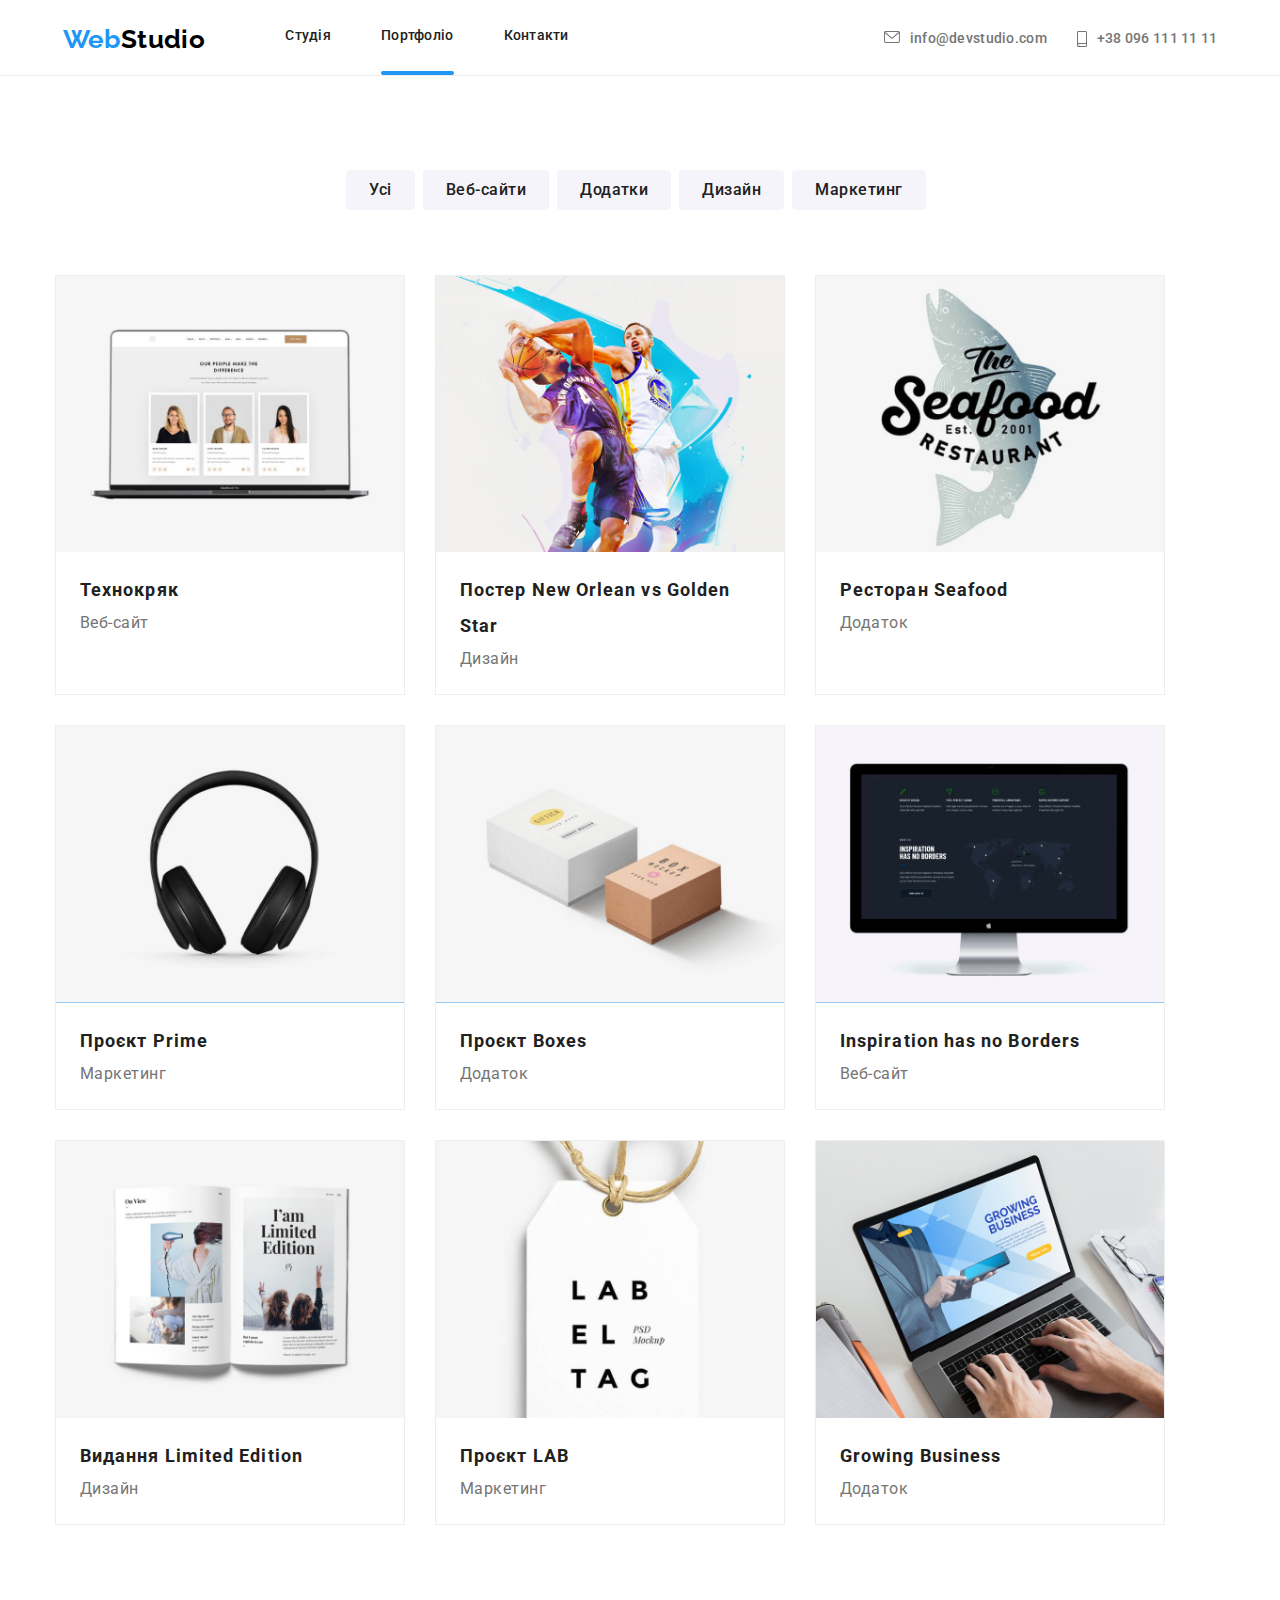
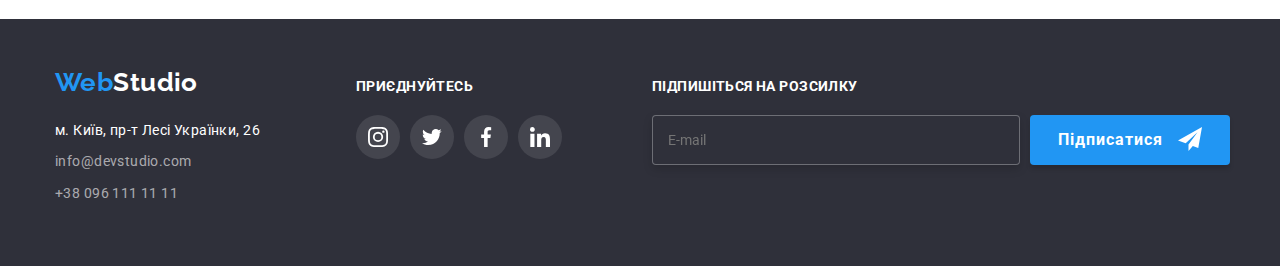
<file: portfolio.html>
<!DOCTYPE html>
<html lang="en">

<head>
    <meta charset="UTF-8">
    <meta http-equiv="X-UA-Compatible" content="IE=edge">
    <meta name="viewport" content="width=>, initial-scale=1.0">
    <title>Portfolio</title>
    <link rel="preconnect" href="https://fonts.googleapis.com">
    <link rel="preconnect" href="https://fonts.gstatic.com" crossorigin>
    <link
        href="https://fonts.googleapis.com/css2?family=Raleway:wght@700&family=Roboto:wght@400;500;700;900&display=swap"
        rel="stylesheet">
    <link rel="stylesheet"
        href="https://cdnjs.cloudflare.com/ajax/libs/modern-normalize/1.0.0/modern-normalize.min.css">
    <link rel="stylesheet" href="./css/main.min.css">
</head>

<body>
    <header class="header">
        <div class="container">
            <nav class="header__navigation">
                <a class="header__logo" href=""><span class="accent">Web</span>Studio</a>
                <ul class="header__menu list">
                    <li><a class="header__nav" href="./index.html">Студія</a></li>
                    <li><a class="header__nav active" href="./portfolio.html">Портфоліо</a></li>
                    <li><a class="header__nav" href="./studio.html">Контакти</a></li>
                </ul>
                <ul class="header__link list">
                    <li><a class="header__contact email" href="mailto:info@devstudio.com"><svg class="header__icon"
                                width="16" height="12">
                                <use href="./images/icons.svg#icon-mail"></use>
                            </svg>info@devstudio.com</a></li>
    
                    <li><a class="header__contact tel" href="tel:+380961111111"><svg class="header__icon" width="10"
                                height="16">
                                <use href="./images/icons.svg#icon-smartphone"></use>
                            </svg>+38 096 111 11 11</a></li>
                </ul>
            </nav>
           
                </div>
            </div>
        </div>
    </header>


    <main>
        <div class="hero__portfolio">
            <section class="container">
                <ul class="list button">
                    <li><button class="button__portfolio" type="button">Усі</button></li>
                    <li><button class="button__portfolio" type="button">Веб-сайти</button></li>
                    <li><button class="button__portfolio" type="button">Додатки</button></li>
                    <li><button class="button__portfolio" type="button">Дизайн</button></li>
                    <li><button class="button__portfolio" type="button">Маркетинг</button></li>
                </ul>
                <ul class="card list">
                    <li>
                        <div class="card__overlay">
                            <img src="./images/portfolio.jpg" alt="" >
                            <p class="card__transform"> Ресурс пропонує комплексні пропозиції з різним рівнем функціоналу
                                та сервісів. Все це дозволить відвідувачу отримати
                                вичерпні відомості про компанію чи приватну особу.</p>
                        </div>
                        <div class="card__hero">
                            <h2 class="card__title">Технокряк</h2>
                            <p class="card__text">Веб-сайт</p>
                        </div>
                    </li>
                    <li>
                        <div class="card__overlay">
                            <img src="./images/portfolio2.jpg" alt="" >
                            <p class="card__transform"> Ресурс пропонує комплексні пропозиції з різним рівнем функціоналу
                                та сервісів. Все це дозволить
                                відвідувачу отримати
                                вичерпні відомості про компанію чи приватну особу.</p>
                        </div>

                        <div class="card__hero">
                            <h2 class="card__title">Постер New Orlean vs Golden Star</h2>
                            <p class="card__text">Дизайн</p>
                        </div>
                    </li>
                    <li>
                        <div class="card__overlay">
                            <img src="./images/portfolio3.jpg" alt="" >
                            <p class="card__transform"> Ресурс пропонує комплексні пропозиції з різним рівнем функціоналу
                                та сервісів. Все це дозволить
                                відвідувачу отримати
                                вичерпні відомості про компанію чи приватну особу.</p>
                        </div>
                        <div class="card__hero">
                            <h2 class="card__title">Ресторан Seafood</h2>
                            <p class="card__text">Додаток</p>
                        </div>
                    </li>
                    <li>
                        <div class="card__overlay">
                            <img src="./images/portfolio4.jpg" alt="" >
                            <p class="card__transform"> Ресурс пропонує комплексні пропозиції з різним рівнем функціоналу
                                та сервісів. Все це дозволить
                                відвідувачу отримати
                                вичерпні відомості про компанію чи приватну особу.</p>
                        </div>
                        <div class="card__hero">
                            <h2 class="card__title">Проєкт Prime</h2>
                            <p class="card__text">Маркетинг</p>
                        </div>
                    </li>
                    <li>
                        <div class="card__overlay">
                            <img src="./images/portfolio5.jpg" alt="" >
                            <p class="card__transform"> Ресурс пропонує комплексні пропозиції з різним рівнем функціоналу
                                та сервісів. Все це дозволить
                                відвідувачу отримати
                                вичерпні відомості про компанію чи приватну особу.</p>
                        </div>
                        <div class="card__hero">
                            <h2 class="card__title">Проєкт Boxes</h2>
                            <p class="card__text">Додаток</p>
                        </div>
                    </li>
                    <li>
                        <div class="card__overlay">
                            <img src="./images/portfolio6.jpg" alt="" >
                            <p class="card__transform"> Ресурс пропонує комплексні пропозиції з різним рівнем функціоналу
                                та сервісів. Все це дозволить
                                відвідувачу отримати
                                вичерпні відомості про компанію чи приватну особу.</p>
                        </div>
                        <div class="card__hero">
                            <h2 class="card__title">Inspiration has no Borders</h2>
                            <p class="card__text">Веб-сайт</p>
                        </div>
                    </li>
                    <li>
                        <div class="card__overlay">
                            <img src="./images/portfolio7.jpg" alt="" >
                            <p class="card__transform"> Ресурс пропонує комплексні пропозиції з різним рівнем функціоналу
                                та сервісів. Все це дозволить
                                відвідувачу отримати
                                вичерпні відомості про компанію чи приватну особу.</p>
                        </div>
                        <div class="card__hero">
                            <h2 class="card__title">Видання Limited Edition</h2>
                            <p class="card__text">Дизайн</p>
                        </div>
                    </li>
                    <li>
                        <div class="card__overlay">
                            <img src="./images/portfolio8.jpg" alt="" >
                            <p class="card__transform"> Ресурс пропонує комплексні пропозиції з різним рівнем функціоналу
                                та сервісів. Все це дозволить
                                відвідувачу отримати
                                вичерпні відомості про компанію чи приватну особу.</p>
                        </div>
                        <div class="card__hero">
                            <h2 class="card__title">Проєкт LAB</h2>
                            <p class="card__text">Маркетинг</p>
                        </div>
                    </li>
                    <li>
                        <div class="card__overlay">
                            <img src="./images/portfolio9.jpg" alt="" >
                            <p class="card__transform"> Ресурс пропонує комплексні пропозиції з різним рівнем функціоналу
                                та сервісів. Все це дозволить
                                відвідувачу отримати
                                вичерпні відомості про компанію чи приватну особу.</p>
                        </div>
                        <div class="card__hero">
                            <h2 class="card__title">Growing Business</h2>
                            <p class="card__text">Додаток</p>
                        </div>
                    </li>
                </ul>
            </section>
        </div>
    </main>

    <footer class="footer">
        <div class="container">
            <div class="footer__logo">
                <a class="header__logo footer__title" href=""><span class="accent">Web</span><span
                        class="white">Studio</span></a>
                <address>
                    <ul class="address list">
                        <li><a class="address__nav" href="">м. Київ, пр-т Лесі Українки, 26</a> </li>
                        <li> <a class="address__link" href="mailto:info@devstudio.com">info@devstudio.com</a>
                        </li>
                        <li><a class="address__link" href="tel:+380961111111">+38 096 111 11 11</a></li>
                    </ul>
                </address>
            </div>

            <section class="join">
                <h3 class="join__title">ПРИЄДНУЙТЕСЬ</h3>
                <ul class="join__list list">
                    <li class="join__icon">
                        <a href="" class="join__svg">
                            <svg width="20" height="20">
                                <use href="./images/icons.svg#icon-instagram"> </use>
                            </svg>
                        </a>
                    </li>
                    <li class="join__icon">
                        <a href="" class="join__svg">
                            <svg width="20" height="20">
                                <use href="./images/icons.svg#icon-twiter"> </use>
                            </svg>
                        </a>
                    </li>
                    <li class="join__icon">
                        <a href="" class="join__svg">
                            <svg width="20" height="20">
                                <use href="./images/icons.svg#icon-facebook"> </use>
                            </svg>
                        </a>
                    </li>
                    <li class="join__icon">
                        <a href="" class="join__svg">
                            <svg width="20" height="20">
                                <use href="./images/icons.svg#icon-linkedin"></use>
                            </svg>
                        </a>
                    </li>
                </ul>
            </section>


    <form class="subscribe">
        <p class="subscribe__title">Підпишіться на розсилку</p>
        <div role="group" class="subscribe__input">
            <label for="mail"></label>
            <input type="email" name="mail" id="mail" placeholder="E-mail">
            <button type="submit">
                <span>Підписатися</span>
                <svg class="subscribe__icon" width="24" height="24">
                    <use href="./images/icons.svg#icon-send"> </use>
                </svg>
            </button>
        </div>
    
    </form>
    
    </div>
    </footer>

</body>

</html>
</file>
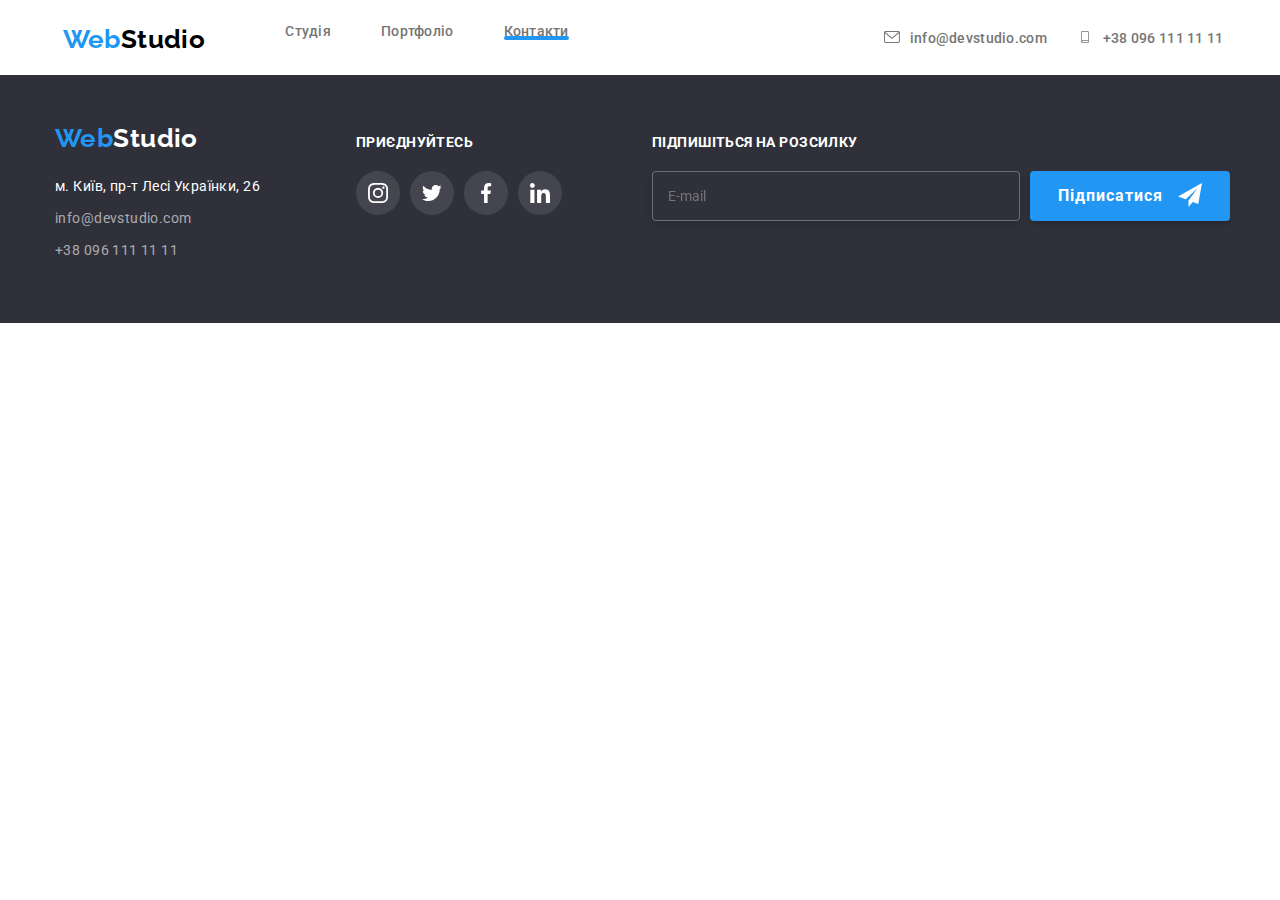
<file: studio.html>
<!DOCTYPE html>
<html lang="en">
<head>
    <meta charset="UTF-8">
    <meta http-equiv="X-UA-Compatible" content="IE=edge">
    <meta name="viewport" content="width=device-width, initial-scale=1.0">
    <title>Studio</title>
    <link rel="preconnect" href="https://fonts.googleapis.com">
    <link rel="preconnect" href="https://fonts.gstatic.com" crossorigin>
    <link href="https://fonts.googleapis.com/css2?family=Raleway:wght@700&family=Roboto:wght@400;500;700;900&display=swap"
        rel="stylesheet">
        <link rel="stylesheet" href="https://cdnjs.cloudflare.com/ajax/libs/modern-normalize/1.0.0/modern-normalize.min.css">
        <link rel="stylesheet" href="./css/main.min.css">
        </head>
        
        <body>
            <header class="header">
                <div class="container">
                    <nav class="header__navigation">
                        <a class="header__logo" href=""><span class="accent">Web</span>Studio</a>
                        <ul class="header__menu list">
                            <li><a class="header__contact" href="./index.html">Студія</a></li>
                            <li><a class="header__contact" href="./portfolio.html">Портфоліо</a></li>
                            <li><a class="header__contact active" href="./studio.html">Контакти</a></li>
                        </ul>
                        <ul class="header__link list">
                            <li><a class="header__contact email" href="mailto:info@devstudio.com"><svg class="header__icon"
                                        width="16" height="12">
                                        <use href="./images/icons.svg#icon-mail"></use>
                                    </svg>info@devstudio.com</a></li>
        
                            <li><a class="header__contact tel" href="tel:+380961111111"><svg class="header__icon" width="16"
                                        height="12">
                                        <use href="./images/icons.svg#icon-smartphone"></use>
                                    </svg>+38 096 111 11 11</a></li>
                        </ul>
                    </nav>
                </div>
            </header>

<footer class="footer">
    <div class="container">
        <div class="footer__logo">
            <a class="header__logo footer__title" href=""><span class="accent">Web</span><span
                    class="white">Studio</span></a>
            <address>
                <ul class="address list">
                    <li><a class="address__nav" href="">м. Київ, пр-т Лесі Українки, 26</a> </li>
                    <li> <a class="address__link" href="mailto:info@devstudio.com">info@devstudio.com</a>
                    </li>
                    <li><a class="address__link" href="tel:+380961111111">+38 096 111 11 11</a></li>
                </ul>
            </address>
        </div>

        <section class="join">
            <h3 class="join__title">ПРИЄДНУЙТЕСЬ</h3>
            <ul class="join__list list">
                <li class="join__icon">
                    <a href="" class="join__svg">
                        <svg width="20" height="20">
                            <use href="./images/icons.svg#icon-instagram"> </use>
                        </svg>
                    </a>
                </li>
                <li class="join__icon">
                    <a href="" class="join__svg">
                        <svg width="20" height="20">
                            <use href="./images/icons.svg#icon-twiter"> </use>
                        </svg>
                    </a>
                </li>
                <li class="join__icon">
                    <a href="" class="join__svg">
                        <svg width="20" height="20">
                            <use href="./images/icons.svg#icon-facebook"> </use>
                        </svg>
                    </a>
                </li>
                <li class="join__icon">
                    <a href="" class="join__svg">
                        <svg width="20" height="20">
                            <use href="./images/icons.svg#icon-linkedin"></use>
                        </svg>
                    </a>
                </li>
            </ul>
        </section>


        <form class="subscribe">
            <p class="subscribe__title">Підпишіться на розсилку</p>
            <div role="group" class="subscribe__input">
                <label for="mail"></label>
                <input type="email" name="mail" id="mail" placeholder="E-mail">
                <button type="submit">
                    <span>Підписатися</span>
                    <svg class="subscribe__icon" width="24" height="24">
                        <use href="./images/icons.svg#icon-send"> </use>
                    </svg>
                </button>
            </div>

        </form>

    </div>
</footer>

<script>
    const refs = {
        openModalBtn: document.querySelector('[data-modal-open]'),
        closeModalBtn: document.querySelector('[data-modal-close]'),
        modal: document.querySelector('[data-modal]'),
    };

    refs.openModalBtn.addEventListener('click', toggleModal);
    refs.closeModalBtn.addEventListener('click', toggleModal);

    function toggleModal() {
        refs.modal.classList.toggle('is-hidden');
    }
</script>

</body>

</html>
</file>
<file: css/main.min.css>
h1,h2,h3,p{margin:0px}ul,ol{margin:0px;padding:0px}html{box-sizing:border-box}*,*::before,*::after{box-sizing:inherit}body{background-color:var(--primery-white-color);color:var(--primery-text-color);font-family:"Roboto",sans-serif;letter-spacing:.03em;font-size:14px;line-height:1.71}img{display:block;max-width:100%;height:auto}h2{color:var(--title-text-color);font-weight:700;font-size:36px;line-height:1.16;text-align:center}.list{list-style:none;padding:0;margin:0}.link{text-decoration:none}.form__checkbox{position:absolute;width:1px;height:1px;margin:-1px;border:0;padding:0;clip:rect(0 0 0 0);overflow:hidden}:root{--primery-text-color: #757575;--title-text-color: #212121;--primery-white-color: #FFFFFF;--accent-color: #2196F3;--primery-color: #2F303A;--light-grey: #F5F4FA;--text-black: #000000}.form__check,.backdrop__modal--close,.join__svg,.join__list,.client__svg,.client__list,.link__hover,.header{display:flex;align-items:center}.container{width:100%;padding:0px 15px;margin:0px auto}@media screen and (min-width: 480px){.container{width:480px}}@media screen and (min-width: 768px){.container{width:768px}}@media screen and (min-width: 1200px){.container{width:1200px}}header{position:relative;padding-top:16px;padding-bottom:16px;margin-left:15px}@media screen and (min-width: 768px){header{padding-top:21px;padding-bottom:18px}}@media screen and (min-width: 1200px){header{padding-top:24px;padding-bottom:20px}}.header{justify-content:space-between}@media screen and (min-width: 1200px){.header{justify-content:center}}.header__navigation{display:flex}.header__menu{display:flex;margin-left:80px}@media screen and (max-width: 767px){.header__menu{display:none}}.header__menu li:not(:last-child){margin-right:50px}.header__link{display:inline-block;margin-left:96px}@media screen and (max-width: 767px){.header__link{display:none}}@media screen and (min-width: 1200px){.header__link{display:flex;align-items:center;margin-left:315px}}.header__nav{color:var(--title-text-color);font-weight:500;font-size:14px;line-height:1.14;letter-spacing:.02em;text-decoration:none;padding-top:28px;padding-bottom:38px;position:relative;transition:color 250ms cubic-bezier(0.4, 0, 0.2, 1),fill 250ms cubic-bezier(0.4, 0, 0.2, 1)}.header__nav:hover,.header__nav:focus{color:var(--accent-color);fill:var(--accent-color)}@media screen and (max-width: 767px){.header__nav{display:none}}@media screen and (min-width: 1200px){.header__nav{padding-top:32px;padding-bottom:32px}}.header__contact{display:flex;color:var(--primery-text-color);font-weight:500;font-size:12px;line-height:1.14;letter-spacing:.02em;text-decoration:none;position:relative;transition:color 250ms cubic-bezier(0.4, 0, 0.2, 1),fill 250ms cubic-bezier(0.4, 0, 0.2, 1)}.header__contact:hover,.header__contact:focus{color:var(--accent-color);fill:var(--accent-color)}@media screen and (min-width: 1200px){.header__contact{font-size:14px}}@media screen and (max-width: 767px){.header__contact{display:none}}.header__icon{margin-right:10px;fill:currentColor}.active::after{content:"";opacity:active;position:absolute;display:block;bottom:0;left:0;width:100%;height:4px;background-color:var(--accent-color);border-radius:2px}.email{margin-bottom:10px}@media screen and (min-width: 1200px){.email{margin-right:30px;margin-bottom:0px}}.header__logo{font-family:"Raleway";font-weight:700;font-size:24px;line-height:1.19;color:var(--text-black);text-decoration:none}@media screen and (min-width: 1200px){.header__logo{font-size:26px}}.accent{color:var(--accent-color)}.hero{max-width:480px;margin-left:auto;margin-right:auto;background-image:linear-gradient(to right, rgba(47, 48, 58, 0.4), rgba(47, 48, 58, 0.4)),url(../images/header_tel.jpg);background-repeat:no-repeat;background-position:center;background-size:cover;background-color:var(--primery-color);text-align:center;padding-top:118px;padding-bottom:118px}@media(min-device-pixel-ratio: 2),(-webkit-min-device-pixel-ratio: 2),(min-resolution: 192dpi),(min-resolution: 2dppx){.hero{background-image:linear-gradient(to right, rgba(47, 48, 58, 0.4), rgba(47, 48, 58, 0.4)),url(../images/header_tel-2x.jpg)}}@media screen and (min-width: 768px){.hero{max-width:768px;background-image:linear-gradient(to right, rgba(47, 48, 58, 0.4), rgba(47, 48, 58, 0.4)),url(../images/header_tablet.jpg)}}@media screen and (min-width: 768px)and (min-device-pixel-ratio: 2),screen and (min-width: 768px)and (-webkit-min-device-pixel-ratio: 2),screen and (min-width: 768px)and (min-resolution: 192dpi),screen and (min-width: 768px)and (min-resolution: 2dppx){.hero{background-image:linear-gradient(to right, rgba(47, 48, 58, 0.4), rgba(47, 48, 58, 0.4)),url(../images/header_tablet-2x.jpg)}}@media screen and (min-width: 1200px){.hero{max-width:1600px;background-image:linear-gradient(to right, rgba(47, 48, 58, 0.4), rgba(47, 48, 58, 0.4)),url(../images/fon.jpg);padding-top:200px;padding-bottom:200px}}@media screen and (min-width: 1200px)and (min-device-pixel-ratio: 2),screen and (min-width: 1200px)and (-webkit-min-device-pixel-ratio: 2),screen and (min-width: 1200px)and (min-resolution: 192dpi),screen and (min-width: 1200px)and (min-resolution: 2dppx){.hero{background-image:linear-gradient(to right, rgba(47, 48, 58, 0.4), rgba(47, 48, 58, 0.4)),url(../images/fon-2x.jpg)}}.hero__title{color:var(--primery-white-color);max-width:360px;margin-left:auto;margin-right:auto;margin-bottom:30px;font-weight:900;font-size:26px;line-height:1.36;text-align:center;letter-spacing:.06em;text-transform:uppercase}@media screen and (min-width: 1200px){.hero__title{font-size:44px;max-width:696px}}.hero__button{background-color:var(--accent-color);color:var(--primery-white-color);cursor:pointer;font-family:"Roboto";font-style:normal;font-weight:700;font-size:16px;line-height:1.88;align-items:center;text-align:center;letter-spacing:.06em;display:inline-block;vertical-align:bottom;border-radius:6px;padding:10px 24px;border:1px solid rgba(0,0,0,0);transition:background-color 250ms cubic-bezier(0.4, 0, 0.2, 1)}@media screen and (min-width: 1200px){.hero__button{min-width:216px}}.features{padding-top:30px;padding-bottom:60px}@media screen and (min-width: 1200px){.features{padding-top:94px;padding-bottom:94px}}.features__list{display:flex;flex-wrap:wrap}.features__card{margin-left:15px;margin-right:15px;margin-top:30px}@media screen and (min-width: 768px){.features__card{width:calc((100% - 60px)/2)}}@media screen and (min-width: 1200px){.features__card{width:calc((100% - 120px)/4)}}.features__icon{width:100%;height:auto;background-color:var(--light-grey);justify-content:center;border-radius:4px;display:flex}.features__svg{margin-top:25px;margin-bottom:25px;background-position:center;background-repeat:no-repeat}.features__title{color:var(--title-text-color);font-weight:700;font-size:14px;line-height:1.14;letter-spacing:.03em;text-transform:uppercase;margin-bottom:10px;padding-top:30px;text-align:center}@media screen and (min-width: 768px){.features__title{text-align:left}}.features__text{color:var(--primery-text-color)}.description{background-color:var(--primery-white-color);padding-bottom:94px}@media screen and (max-width: 1199px){.description{display:none}}.description__title{margin-bottom:50px}.description__card{display:flex}.description__card{display:flex}.description__image{width:370px;position:relative}.description__image:not(:last-child){margin-right:30px}.description__text{position:absolute;bottom:0;min-height:70px;width:100%;padding-top:24px;text-align:center;font-style:normal;font-weight:700;font-size:14px;letter-spacing:.03em;text-transform:uppercase;color:var(--primery-white-color);background-color:rgba(47,48,58,.8)}.team{background-color:var(--light-grey);padding-top:60px;padding-bottom:30px}@media screen and (min-width: 1200px){.team{padding-top:94px;padding-bottom:94px}}.team__title--first{margin-bottom:30px;font-size:28px}@media screen and (min-width: 1200px){.team__title--first{margin-bottom:50px;font-size:36px}}.portfolio{display:flex;flex-wrap:wrap}.portfolio__card{width:calc(100% - 30px);margin-left:15px;margin-right:15px;margin-bottom:30px;background-color:var(--primery-white-color);box-shadow:0px 1px 3px rgba(0,0,0,.12),0px 1px 1px rgba(0,0,0,.14),0px 2px 1px rgba(0,0,0,.2);border-radius:0px 0px 4px 4px}@media screen and (min-width: 768px){.portfolio__card{width:calc((100% - 60px)/2)}}@media screen and (min-width: 1200px){.portfolio__card{width:calc((100% - 120px)/4);margin-bottom:0px}}.portfolio__card picture{width:100%}.portfolio__text{padding-top:30px;padding-bottom:30px}.team__title{color:var(--title-text-color);font-weight:500;font-size:16px;line-height:1.18;text-align:center;padding-bottom:10px}.team__text{color:var(--primery-text-color);font-size:16px;line-height:1.18;text-align:center;margin-bottom:16px}.link{display:flex;justify-content:center}.link__soc{display:flex;height:44px;width:44px}.link__soc:not(:last-child){margin-right:10px}.link__hover{justify-content:center;border-radius:50px;width:100%;height:100%;justify-content:center;fill:#afb1b8;transition:fill 250ms cubic-bezier(0.4, 0, 0.2, 1),background-color 250ms cubic-bezier(0.4, 0, 0.2, 1);transition:fill 250ms cubic-bezier(0.4, 0, 0.2, 1),background-color 250ms cubic-bezier(0.4, 0, 0.2, 1)}.link__hover:hover,.link__hover:focus{background-color:var(--accent-color);fill:var(--primery-white-color)}.client{margin-top:60px;margin-bottom:30px}@media screen and (min-width: 1200px){.client{margin-top:94px;margin-bottom:94px}}.client__title{margin-bottom:30px;font-size:28px;line-height:1.16;text-align:center;letter-spacing:.03em}@media screen and (min-width: 1200px){.client__title{font-size:36px;margin-bottom:50px}}.client__list{flex-wrap:wrap}.client__icon{margin-left:15px;margin-right:15px;margin-bottom:30px;width:calc((100% - 60px)/2);height:92px}@media screen and (min-width: 768px){.client__icon{width:calc((100% - 90px)/3)}}@media screen and (min-width: 1200px){.client__icon{width:calc((100% - 180px)/6);margin-bottom:0px}}.client__svg{width:100%;height:100%;justify-content:center;color:#afb1b8;border:1px solid #afb1b8;border-radius:4px;fill:currentColor;transition:border 250ms cubic-bezier(0.4, 0, 0.2, 1),color 250ms cubic-bezier(0.4, 0, 0.2, 1)}.client__svg:hover,.client__svg:focus{border:1px solid var(--accent-color);color:var(--accent-color)}.footer .container{display:block}@media screen and (min-width: 1200px){.footer .container{display:flex;align-items:baseline}}.footer{background-color:var(--primery-color);padding-top:60px;padding-bottom:60px;text-align:center;display:flex}@media screen and (min-width: 768px){.footer{padding-top:0px}}@media screen and (min-width: 1200px){.footer{padding-top:0px;padding-bottom:60px}}@media screen and (min-width: 768px){.base{display:flex;align-items:baseline}}@media screen and (min-width: 768px){.footer__logo{display:inline-block;margin-left:76px;margin-right:165px}}@media screen and (min-width: 1200px){.footer__logo{text-align:left;margin-left:0px;margin-right:70px}}.footer__title{display:inline-block}.white{color:var(--primery-white-color)}.address{margin-top:20px;min-width:231px}.address li:not(:last-child){padding-bottom:8px}.address__nav{color:var(--primery-white-color);text-decoration:none;font-style:normal;font-size:14px;line-height:1.71;padding-bottom:9px;transition:color 250ms cubic-bezier(0.4, 0, 0.2, 1)}.address__nav:hover,.address__nav :focus{color:var(--accent-color)}.address__link{color:rgba(255,255,255,.6);text-decoration:none;font-style:normal;font-size:14px;line-height:1.71;transition:color 250ms cubic-bezier(0.4, 0, 0.2, 1)}.address__link:hover,.address__linkk:focus{color:var(--accent-color)}.join{margin-top:60px;margin-bottom:20px}.join__title{margin-bottom:20px;color:var(--primery-white-color);font-style:normal;font-weight:700;font-size:14px;line-height:1.14;letter-spacing:.03em;text-transform:uppercase}@media screen and (min-width: 1200px){.join__title{text-align:left}}.join__list{justify-content:center}.join__icon{height:44px;width:44px}.join__icon:not(:last-child){margin-right:10px}.join__svg{border-radius:50px;justify-content:center;fill:currentColor;width:100%;height:100%;background-color:rgba(255,255,255,.1);color:var(--primery-white-color);transition:background-color 250ms cubic-bezier(0.4, 0, 0.2, 1)}.join__svg:hover,.join__svg:focus{background-color:var(--accent-color)}.subscribe{text-align:center;justify-content:center;margin-top:60px}@media screen and (min-width: 1200px){.subscribe{margin-left:90px}}.subscribe__title{font-weight:700;font-size:14px;line-height:1.14;letter-spacing:.03em;text-transform:uppercase;color:var(--primery-white-color);margin-bottom:20px}@media screen and (min-width: 1200px){.subscribe__title{text-align:left}}@media screen and (min-width: 1200px){.subscribe__input{display:flex}}.subscribe input{margin-bottom:20px;color:var(--primery-white-color);width:calc(100% - 30px);height:50px;border:1px solid rgba(255,255,255,.3);filter:drop-shadow(0px 4px 4px rgba(0, 0, 0, 0.15));border-radius:4px;padding:15px;background-color:var(--primery-color)}@media screen and (min-width: 768px){.subscribe input{margin-left:150px;margin-right:150px;width:calc(100% - 300px)}}@media screen and (min-width: 1200px){.subscribe input{margin-left:0px;margin-right:10px;min-width:368px}}.subscribe button{position:relative;color:var(--primery-white-color);background-color:var(--accent-color);display:inline-flex;padding:10px 10px 10px 28px;width:200px;height:50px;font-weight:700;font-size:16px;line-height:1.88;letter-spacing:.06em;box-shadow:0px 4px 4px rgba(0,0,0,.15);border-radius:4px;padding-left:28px;border:none}.subscribe__icon{position:absolute;top:12px;right:28px;width:24px;height:24px;fill:currentColor}.backdrop{position:fixed;top:0;left:0;width:100%;height:100%;z-index:1;background-color:rgba(0,0,0,.2);transition:opacity 250ms cubic-bezier(0.4, 0, 0.2, 1),visibility 250ms cubic-bezier(0.4, 0, 0.2, 1)}.backdrop.is-hidden{visibility:hidden;opacity:0;pointer-events:none}.backdrop.is-hidden .backdrop__modal{transform:translate(-50%, -50%) scale(0)}.backdrop__modal{position:absolute;background-color:var(--primery-white-color);top:50%;left:50%;border-radius:4px;transform:translate(-50%, -50%) scale(1);transition:transform 250ms cubic-bezier(0.4, 0, 0.2, 1)}@media screen and (max-width: 480px){.backdrop__modal{width:95%}}@media screen and (min-width: 480px){.backdrop__modal{min-width:450px;height:609px}}@media screen and (min-width: 1200px){.backdrop__modal{min-width:528px;min-height:581px}}.backdrop__modal--close{cursor:pointer;width:30px;height:30px;position:absolute;top:10px;right:10px;justify-content:center;background-color:rgba(0,0,0,0);border-radius:50%;border:1px solid rgba(0,0,0,.1)}.backdrop__icon{width:100%;transition:fill 250ms cubic-bezier(0.4, 0, 0.2, 1)}.backdrop__icon:hover{fill:var(--accent-color)}.backdrop__title{margin:40px 12px 40px 40px;font-weight:700;font-size:20px;line-height:1.15;text-align:center;letter-spacing:.03em;color:var(--text-black)}.form{margin-left:40px;margin-right:40px}@media screen and (min-width: 1200px){.form{min-width:448px}}.form__group{margin-bottom:10px;display:flex;flex-direction:column;position:relative}.form__group label{margin-bottom:4px;font-weight:400;font-size:12px;line-height:1.16;letter-spacing:.01em}.form__input{border:1px solid rgba(33,33,33,.2);border-radius:4px;height:40px;padding:14px;padding-left:42px;outline:none;transition:fill 250ms cubic-bezier(0.4, 0, 0.2, 1),border 250ms cubic-bezier(0.4, 0, 0.2, 1)}.form__input:focus{border:1px solid var(--accent-color)}.form__input:focus~svg{fill:var(--accent-color)}.form__svg{position:absolute;top:55%;left:15px;display:inline-block}.form__group textarea{padding:12px 16px}.form__comment{resize:none;outline:none;border:1px solid rgba(33,33,33,.2);border-radius:4px;transition:border 250ms cubic-bezier(0.4, 0, 0.2, 1)}.form__comment:focus{border:1px solid var(--accent-color)}.form__check{margin-top:20px;margin-bottom:30px;position:relative}.form__agree{color:var(--accent-color)}.form__checkbox--svg{position:absolute;border:1.8px solid var(--text-black);border-radius:2px;fill:var(--primery-white-color);background-color:var(--primery-white-color);transition:border 250ms cubic-bezier(0.4, 0, 0.2, 1),background-color 250ms cubic-bezier(0.4, 0, 0.2, 1)}.form__checkbox--svg:checked~.form__checkbox--svg,.form__checkbox:focus~.form__checkbox--svg{background-color:var(--accent-color);border:1.8px solid var(--accent-color);background-origin:border-box}.form__check label{margin-left:25px;font-weight:400;font-size:12px;line-height:1.71;letter-spacing:.03em}@media screen and (min-width: 1200px){.form__check label{font-size:14px}}.form__button{min-width:200px;min-height:50px;margin:0 auto;display:block;justify-content:center;margin-bottom:40px;background-color:var(--accent-color);color:var(--primery-white-color);box-shadow:0px 4px 4px rgba(0,0,0,.15);border-radius:4px;border:none;font-weight:700;font-size:16px;line-height:1.87;letter-spacing:.06em}.hero__portfolio{border-top:1px solid #ececec;padding-top:60px;padding-bottom:60px}@media screen and (min-width: 1200px){.hero__portfolio{padding-top:94px;padding-bottom:94px}}.button li{margin-right:8px;margin-bottom:15px}.button{min-width:73px;display:flex;justify-content:center;margin-bottom:50px;padding-top:0;padding-bottom:0}@media screen and (max-width: 767px){.button{min-width:350px;justify-content:left;min-width:350px;flex-wrap:wrap}}.button__portfolio{color:var(--title-text-color);background-color:var(--light-grey);cursor:pointer;font-family:"Roboto";font-style:normal;font-weight:500;font-size:16px;line-height:1.62;text-align:center;letter-spacing:.03em;border-radius:4px;padding:6px 22px;border:1px solid rgba(0,0,0,0);transition:color 250ms cubic-bezier(0.4, 0, 0.2, 1),background-color 250ms cubic-bezier(0.4, 0, 0.2, 1),box-shadow 250ms cubic-bezier(0.4, 0, 0.2, 1)}.button__portfolio:hover,.button__portfolio:focus{color:var(--primery-white-color);background-color:var(--accent-color);box-shadow:0px 3px 1px rgba(0,0,0,.1),0px 1px 2px rgba(0,0,0,.08),0px 2px 2px rgba(0,0,0,.12)}@media screen and (max-width: 767px){.button__portfolio{border:none}}.card{display:flex;flex-wrap:wrap}.card li{width:370px;margin-right:30px;margin-bottom:30px;border:1px solid #eee;transition:box-shadow 250ms cubic-bezier(0.4, 0, 0.2, 1)}.card li:hover,.card li:focus{box-shadow:0px 1px 1px rgba(0,0,0,.12),0px 4px 4px rgba(0,0,0,.06),1px 4px 6px rgba(0,0,0,.16)}.card li:nth-child(3n){margin-right:0}.card li:nth-last-child(-n+3){margin-bottom:0}.card li:hover .overlay__text{transform:translateY(0)}.card li:hover .card__transform{transform:translateY(0)}@media screen and (max-width: 767px){.card li{width:calc(100% - 30px)}}@media screen and (min-width: 768px){.card li{width:calc((100% - 120px)/3)}}.card__overlay{position:relative;overflow:hidden}.card__overlay img{width:100%}.card__transform{position:absolute;width:100%;height:100%;padding:63px 24px;top:0;font-style:normal;font-weight:400;font-size:18px;line-height:1.56;letter-spacing:.03em;color:var(--primery-white-color);background-color:rgba(33,150,243,.9);transform:translateY(100%);transition:transform 250ms cubic-bezier(0.4, 0, 0.2, 1)}.card__hero{padding:20px 24px}.card__hero:hover .card__transform{transform:translateY(0)}.card__title{color:var(--title-text-color);font-weight:700;font-size:18px;line-height:2;letter-spacing:.06em;text-align:left}.card__text{font-weight:400;font-size:16px;line-height:1.88;letter-spacing:.03em}.menu-open{margin-left:auto;border:none;background-color:var(--primery-white-color)}@media screen and (min-width: 768px){.menu-open{display:none}}.mobile-menu{width:100vw;height:100vh;position:fixed;background-color:var(--primery-white-color);top:0px;left:0px;z-index:999;padding:10px 15px 48px 48px;display:flex;flex-direction:column;justify-content:space-between;transform:translateX(100%);transition:transform 250ms ease-in-out}.mobile-menu .container{width:100%}.mobile-menu.is-open{transform:translateX(0)}.menu-close{display:block;margin-left:auto;border:none;background-color:var(--primery-white-color)}.menu-close:hover,.menu-close:focus{fill:var(--accent-color)}.mobile-header-menu li:not(:last-child){margin-bottom:32px}.mobile-header-nav{color:var(--title-text-color);text-decoration:none;font-weight:500;font-size:40px;line-height:47px;letter-spacing:.02em}.curent{color:var(--accent-color)}.mobile-header-link li:not(:last-child){margin-bottom:32px}.mobile-contact-tel{text-decoration:none;font-weight:500;font-size:34px;line-height:40px;letter-spacing:.02em;color:var(--accent-color)}.mobile-contact-email{text-decoration:none;font-weight:500;font-size:24px;line-height:28px;letter-spacing:.02em;color:var(--primery-text-color)}.mobile-soc-list{display:flex;margin-top:64px}.mobile-soc-list li:not(:first-child){padding-left:10px}.mobile-soc-list li:not(:last-child){padding-right:10px;border-right:1px solid rgba(33,33,33,.2)}.mobile-soc{text-decoration:none;font-weight:500;font-size:18px;line-height:22px;letter-spacing:.02em;color:var(--accent-color)}/*# sourceMappingURL=main.min.css.map */
</file>
